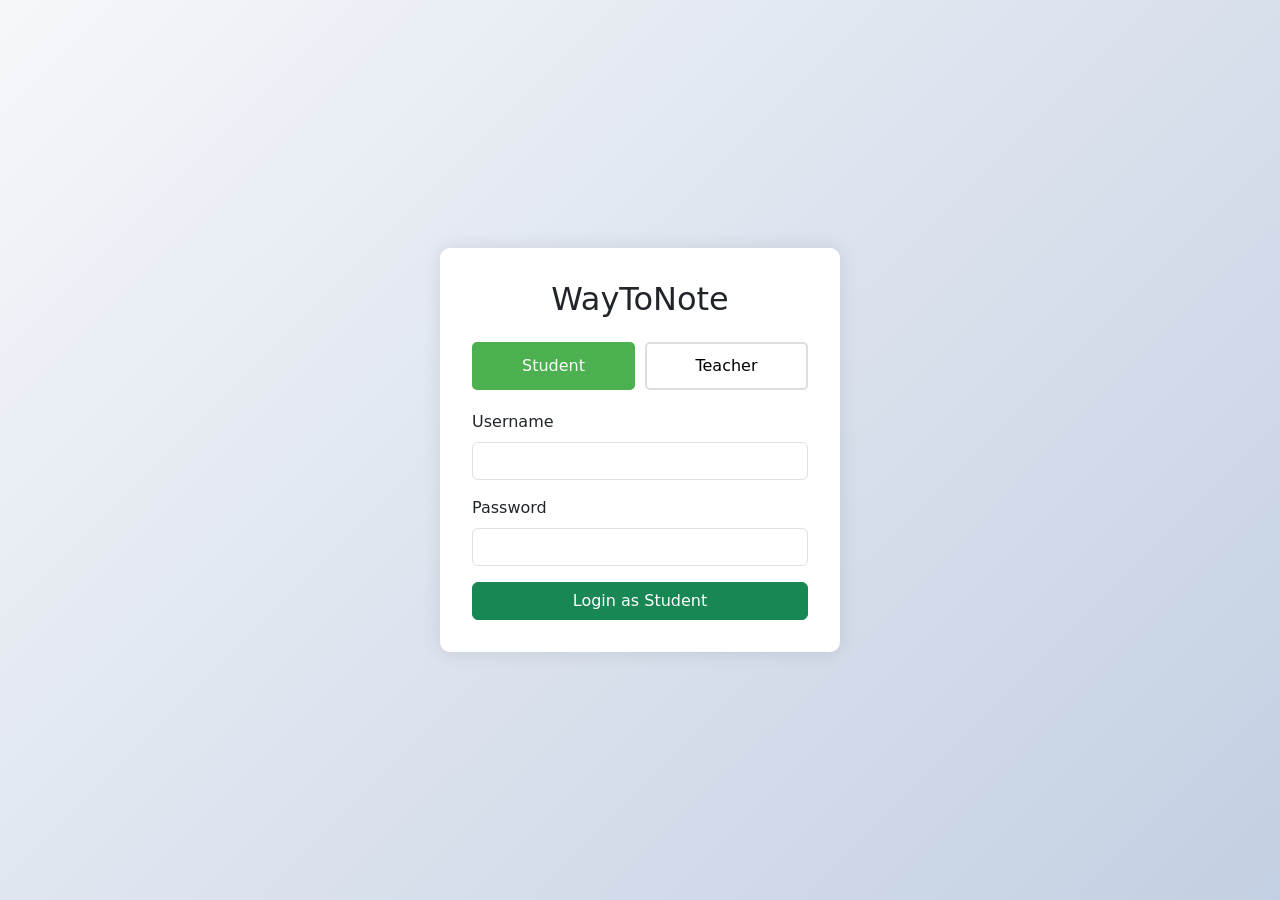
<file: login.html>
<!DOCTYPE html>
<html lang="en">
<head>
    <meta charset="UTF-8">
    <meta name="viewport" content="width=device-width, initial-scale=1.0">
    <title>WayToNote - Login</title>
    <link href="https://cdn.jsdelivr.net/npm/bootstrap@5.1.3/dist/css/bootstrap.min.css" rel="stylesheet">
    <style>
        body {
            background: linear-gradient(135deg, #f5f7fa 0%, #c3cfe2 100%);
            height: 100vh;
            display: flex;
            align-items: center;
            justify-content: center;
        }
        .login-container {
            background: white;
            padding: 2rem;
            border-radius: 10px;
            box-shadow: 0 0 20px rgba(0,0,0,0.1);
            width: 100%;
            max-width: 400px;
        }
        .role-selector {
            display: flex;
            gap: 10px;
            margin-bottom: 20px;
        }
        .role-btn {
            flex: 1;
            padding: 10px;
            border: 2px solid #ddd;
            border-radius: 5px;
            background: white;
            cursor: pointer;
            transition: all 0.3s ease;
        }
        .role-btn.active {
            background: #4CAF50;
            color: white;
            border-color: #4CAF50;
        }
        .role-btn.teacher.active {
            background: #2196F3;
            border-color: #2196F3;
        }
    </style>
</head>
<body>
    <div class="login-container">
        <h2 class="text-center mb-4">WayToNote</h2>
        
        <form id="loginForm">
            <div class="role-selector">
                <button type="button" class="role-btn student active" onclick="selectRole('student')">Student</button>
                <button type="button" class="role-btn teacher" onclick="selectRole('teacher')">Teacher</button>
            </div>

            <div class="mb-3">
                <label for="username" class="form-label">Username</label>
                <input type="text" class="form-control" id="username" required>
            </div>
            <div class="mb-3">
                <label for="password" class="form-label">Password</label>
                <input type="password" class="form-control" id="password" required>
            </div>
            <button type="submit" class="btn btn-success w-100" id="loginBtn">Login as Student</button>
        </form>
    </div>

    <script>
        let currentRole = 'student';

        function selectRole(role) {
            currentRole = role;
            document.querySelectorAll('.role-btn').forEach(btn => {
                btn.classList.remove('active');
            });
            document.querySelector(`.role-btn.${role}`).classList.add('active');
            document.getElementById('loginBtn').textContent = `Login as ${role.charAt(0).toUpperCase() + role.slice(1)}`;
        }

        document.getElementById('loginForm').addEventListener('submit', function(e) {
            e.preventDefault();
            const username = document.getElementById('username').value;
            const password = document.getElementById('password').value;
            
            if (currentRole === 'student') {
                if (username === 'test1' && password === '1234') {
                    localStorage.setItem('userType', 'student');
                    window.location.href = 'index.html';
                } else {
                    alert('Invalid student credentials');
                }
            } else {
                if (username === 'test2' && password === '12345') {
                    localStorage.setItem('userType', 'teacher');
                    window.location.href = 'index.html';
                } else {
                    alert('Invalid teacher credentials');
                }
            }
        });
    </script>
</body>
</html>
</file>
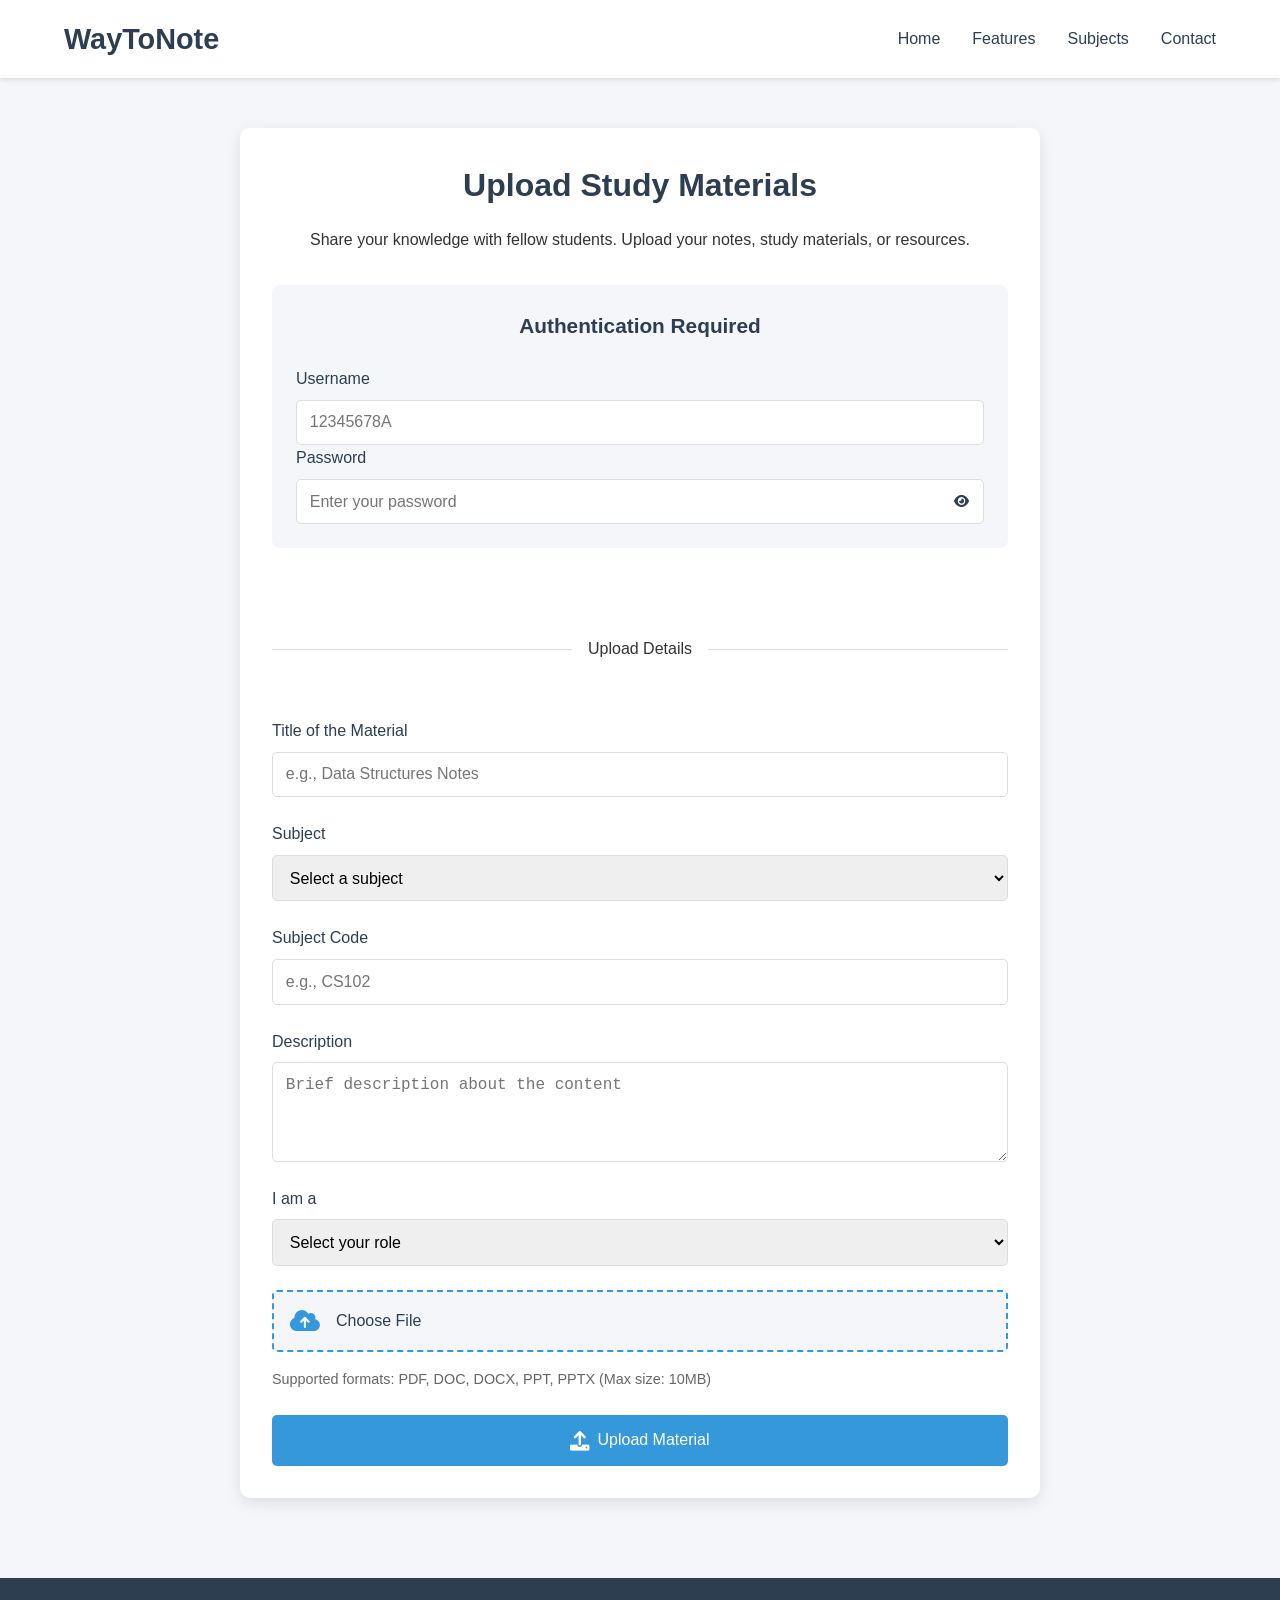
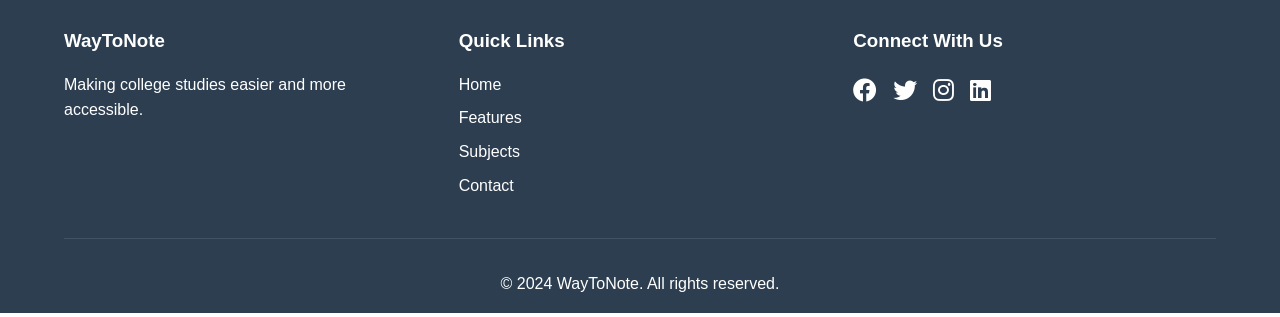
<file: upload.html>
<!DOCTYPE html>
<html lang="en">
<head>
    <meta charset="UTF-8">
    <meta name="viewport" content="width=device-width, initial-scale=1.0">
    <title>Upload Notes - WayToNote</title>
    <link rel="stylesheet" href="styles.css">
    <link rel="stylesheet" href="upload-styles.css">
    <link rel="stylesheet" href="https://cdnjs.cloudflare.com/ajax/libs/font-awesome/6.0.0/css/all.min.css">
</head>
<body>
    <!-- Navigation Bar -->
    <nav class="navbar">
        <div class="nav-brand">
            <h1>WayToNote</h1>
        </div>
        <ul class="nav-links">
            <li><a href="index.html">Home</a></li>
            <li><a href="index.html#features">Features</a></li>
            <li><a href="index.html#subjects">Subjects</a></li>
            <li><a href="index.html#contact">Contact</a></li>
        </ul>
    </nav>

    <!-- Upload Section -->
    <section class="upload-section">
        <div class="upload-container">
            <h2>Upload Study Materials</h2>
            <p class="upload-description">Share your knowledge with fellow students. Upload your notes, study materials, or resources.</p>
            
            <form class="upload-form">
                <!-- Authentication Fields -->
                <div class="auth-section">
                    <h3>Authentication Required</h3>
                    <div class="form-group">
                        <label for="email">Username</label>
                        <input type="text" id="email" required placeholder="12345678A">
                    </div>
                    <div class="form-group">
                        <label for="password">Password</label>
                        <div class="password-input">
                            <input type="password" id="password" required placeholder="Enter your password">
                            <button type="button" class="toggle-password">
                                <i class="fas fa-eye"></i>
                            </button>
                        </div>
                    </div>
                </div>

                <div class="divider">
                    <span>Upload Details</span>
                </div>

                <!-- Existing Form Fields -->
                <div class="form-group">
                    <label for="title">Title of the Material</label>
                    <input type="text" id="title" required placeholder="e.g., Data Structures Notes">
                </div>

                <div class="form-group">
                    <label for="subject">Subject</label>
                    <select id="subject" required>
                        <option value="">Select a subject</option>
                        <option value="mathematics">Mathematics</option>
                        <option value="computer-science">Computer Science</option>
                        <option value="physics">Physics</option>
                        <option value="chemistry">Chemistry</option>
                        <option value="other">Other</option>
                    </select>
                </div>

                <div class="form-group">
                    <label for="subject-code">Subject Code</label>
                    <input type="text" id="subject-code" placeholder="e.g., CS102">
                </div>

                <div class="form-group">
                    <label for="description">Description</label>
                    <textarea id="description" rows="4" placeholder="Brief description about the content"></textarea>
                </div>

                <div class="form-group">
                    <label for="author-type">I am a</label>
                    <select id="author-type" required>
                        <option value="">Select your role</option>
                        <option value="student">Student</option>
                        <option value="teacher">Teacher</option>
                    </select>
                </div>

                <div class="form-group file-upload">
                    <label for="file">
                        <i class="fas fa-cloud-upload-alt"></i>
                        <span>Choose File</span>
                    </label>
                    <input type="file" id="file" required>
                    <p class="file-info">Supported formats: PDF, DOC, DOCX, PPT, PPTX (Max size: 10MB)</p>
                </div>

                <button type="submit" class="upload-button">
                    <i class="fas fa-upload"></i>
                    Upload Material
                </button>
            
            </form>
        </div>
    </section>

    <!-- Footer -->
    <footer class="footer">
        <div class="footer-content">
            <div class="footer-section">
                <h3>WayToNote</h3>
                <p>Making college studies easier and more accessible.</p>
            </div>
            <div class="footer-section">
                <h3>Quick Links</h3>
                <ul>
                    <li><a href="index.html">Home</a></li>
                    <li><a href="index.html#features">Features</a></li>
                    <li><a href="index.html#subjects">Subjects</a></li>
                    <li><a href="index.html#contact">Contact</a></li>
                </ul>
            </div>
            <div class="footer-section">
                <h3>Connect With Us</h3>
                <div class="social-links">
                    <a href="#"><i class="fab fa-facebook"></i></a>
                    <a href="#"><i class="fab fa-twitter"></i></a>
                    <a href="#"><i class="fab fa-instagram"></i></a>
                    <a href="#"><i class="fab fa-linkedin"></i></a>
                </div>
            </div>
        </div>
        <div class="footer-bottom">
            <p>&copy; 2024 WayToNote. All rights reserved.</p>
        </div>
    </footer>

    <script>
        // Password visibility toggle
        document.querySelector('.toggle-password').addEventListener('click', function() {
            const passwordInput = document.querySelector('#password');
            const icon = this.querySelector('i');
            
            if (passwordInput.type === 'password') {
                passwordInput.type = 'text';
                icon.classList.remove('fa-eye');
                icon.classList.add('fa-eye-slash');
            } else {
                passwordInput.type = 'password';
                icon.classList.remove('fa-eye-slash');
                icon.classList.add('fa-eye');
            }
        });

        // Form submission handling
        document.querySelector('.upload-form').addEventListener('submit', async function(e) {
            e.preventDefault();

            // Get form data
            const username = document.getElementById('email').value;
            const password = document.getElementById('password').value;

            try {
                // First, authenticate
                const authResponse = await fetch('/api/auth', {
                    method: 'POST',
                    headers: {
                        'Content-Type': 'application/json'
                    },
                    body: JSON.stringify({ username, password })
                });

                const authData = await authResponse.json();

                if (!authData.success) {
                    alert('Authentication failed. Please check your credentials.');
                    return;
                }

                // If authenticated, proceed with file upload
                const formData = new FormData();
                formData.append('username', username);
                formData.append('password', password);
                formData.append('title', document.getElementById('title').value);
                formData.append('subject', document.getElementById('subject').value);
                formData.append('subject_code', document.getElementById('subject-code').value);
                formData.append('description', document.getElementById('description').value);
                formData.append('author_type', document.getElementById('author-type').value);
                formData.append('file', document.getElementById('file').files[0]);

                const uploadResponse = await fetch('http://127.0.0.1:5000/api/upload', {                    method: 'POST',
                    body: formData
                });

                const uploadData = await uploadResponse.json();

                if (uploadData.success) {
                    alert('File uploaded successfully!');
                    // Reset form
                    this.reset();
                } else {
                    alert('Upload failed: ' + uploadData.message);
                }

            } catch (error) {
                console.error('Error:', error);
                alert('An error occurred during upload. Please try again.');
            }
        });
    </script>
</body>
</html>
</file>
<file: styles.css>
/* Global Styles */
:root {
    --primary-color: #2c3e50;
    --secondary-color: #3498db;
    --accent-color: #e74c3c;
    --text-color: #333;
    --light-bg: #f5f6fa;
    --white: #ffffff;
}

* {
    margin: 0;
    padding: 0;
    box-sizing: border-box;
}

body {
    font-family: 'Segoe UI', Tahoma, Geneva, Verdana, sans-serif;
    line-height: 1.6;
    color: var(--text-color);
}

/* Navigation Bar */
.navbar {
    background-color: var(--white);
    padding: 1rem 5%;
    display: flex;
    justify-content: space-between;
    align-items: center;
    box-shadow: 0 2px 5px rgba(0,0,0,0.1);
    position: fixed;
    width: 100%;
    top: 0;
    z-index: 1000;
}

.nav-brand h1 {
    color: var(--primary-color);
    font-size: 1.8rem;
}

.nav-links {
    display: flex;
    list-style: none;
    gap: 2rem;
}

.nav-links a {
    text-decoration: none;
    color: var(--primary-color);
    font-weight: 500;
    transition: color 0.3s ease;
}

.nav-links a:hover {
    color: var(--secondary-color);
}

/* Hero Section */
.hero {
    background: linear-gradient(135deg, var(--primary-color), var(--secondary-color));
    min-height: 100vh;
    display: flex;
    align-items: center;
    justify-content: center;
    text-align: center;
    padding: 0 1rem;
}

.hero-content {
    color: var(--white);
    max-width: 800px;
}

.hero-content h1 {
    font-size: 3.5rem;
    margin-bottom: 1rem;
}

.hero-content p {
    font-size: 1.2rem;
    margin-bottom: 2rem;
}

.cta-button {
    display: inline-block;
    padding: 1rem 2rem;
    background-color: var(--accent-color);
    color: var(--white);
    text-decoration: none;
    border-radius: 5px;
    transition: transform 0.3s ease;
}

.cta-button:hover {
    transform: translateY(-3px);
}

/* Features Section */
.features {
    padding: 5rem 5%;
    background-color: var(--light-bg);
}

.features h2 {
    text-align: center;
    color: var(--primary-color);
    margin-bottom: 3rem;
    font-size: 2.5rem;
}

.features-grid {
    display: grid;
    grid-template-columns: repeat(auto-fit, minmax(250px, 1fr));
    gap: 2rem;
    max-width: 1200px;
    margin: 0 auto;
}

.feature-card {
    background: var(--white);
    padding: 2rem;
    border-radius: 10px;
    text-align: center;
    box-shadow: 0 5px 15px rgba(0,0,0,0.1);
    transition: transform 0.3s ease;
}

.feature-card:hover {
    transform: translateY(-10px);
}

.feature-card i {
    font-size: 2.5rem;
    color: var(--secondary-color);
    margin-bottom: 1rem;
}

/* Subjects Section */
.subjects {
    padding: 5rem 5%;
}

.subjects h2 {
    text-align: center;
    color: var(--primary-color);
    margin-bottom: 3rem;
    font-size: 2.5rem;
}

.subjects-grid {
    display: grid;
    grid-template-columns: repeat(auto-fit, minmax(250px, 1fr));
    gap: 2rem;
    max-width: 1200px;
    margin: 0 auto;
}

.subject-card {
    background: var(--white);
    padding: 2rem;
    border-radius: 10px;
    text-align: center;
    box-shadow: 0 5px 15px rgba(0,0,0,0.1);
    transition: transform 0.3s ease;
}

.subject-card:hover {
    transform: translateY(-10px);
}

.subject-card i {
    font-size: 2.5rem;
    color: var(--secondary-color);
    margin-bottom: 1rem;
}

.subject-link {
    display: inline-block;
    margin-top: 1rem;
    padding: 0.5rem 1rem;
    background-color: var(--secondary-color);
    color: var(--white);
    text-decoration: none;
    border-radius: 5px;
    transition: background-color 0.3s ease;
}

.subject-link:hover {
    background-color: var(--primary-color);
}

/* Contact Section */
.contact {
    padding: 5rem 5%;
    background-color: var(--light-bg);
}

.contact h2 {
    text-align: center;
    color: var(--primary-color);
    margin-bottom: 3rem;
    font-size: 2.5rem;
}

.contact-form {
    max-width: 600px;
    margin: 0 auto;
}

.contact-form form {
    display: flex;
    flex-direction: column;
    gap: 1rem;
}

.contact-form input,
.contact-form textarea {
    padding: 1rem;
    border: 1px solid #ddd;
    border-radius: 5px;
    font-size: 1rem;
}

.contact-form textarea {
    height: 150px;
    resize: vertical;
}

.submit-button {
    padding: 1rem;
    background-color: var(--secondary-color);
    color: var(--white);
    border: none;
    border-radius: 5px;
    cursor: pointer;
    font-size: 1rem;
    transition: background-color 0.3s ease;
}

.submit-button:hover {
    background-color: var(--primary-color);
}

/* Footer */
.footer {
    background-color: var(--primary-color);
    color: var(--white);
    padding: 3rem 5% 1rem;
}

.footer-content {
    display: grid;
    grid-template-columns: repeat(auto-fit, minmax(250px, 1fr));
    gap: 2rem;
    max-width: 1200px;
    margin: 0 auto;
}

.footer-section h3 {
    margin-bottom: 1rem;
}

.footer-section ul {
    list-style: none;
}

.footer-section ul li {
    margin-bottom: 0.5rem;
}

.footer-section a {
    color: var(--white);
    text-decoration: none;
    transition: color 0.3s ease;
}

.footer-section a:hover {
    color: var(--secondary-color);
}

.social-links {
    display: flex;
    gap: 1rem;
    margin-top: 1rem;
}

.social-links a {
    font-size: 1.5rem;
}

.footer-bottom {
    text-align: center;
    margin-top: 2rem;
    padding-top: 2rem;
    border-top: 1px solid rgba(255,255,255,0.1);
}

/* Responsive Design */
@media (max-width: 768px) {
    .navbar {
        flex-direction: column;
        padding: 1rem;
    }

    .nav-links {
        margin-top: 1rem;
        gap: 1rem;
    }

    .hero-content h1 {
        font-size: 2.5rem;
    }

    .features h2,
    .subjects h2,
    .contact h2 {
        font-size: 2rem;
    }
}

/* Search Container */
.search-container {
    max-width: 600px;
    margin: 0 auto 3rem auto;
    padding: 0 1rem;
}

.search-box {
    display: flex;
    gap: 0.5rem;
    background: var(--white);
    padding: 0.5rem;
    border-radius: 50px;
    box-shadow: 0 2px 10px rgba(0,0,0,0.1);
}

.search-box input {
    flex: 1;
    padding: 0.8rem 1.5rem;
    border: none;
    outline: none;
    font-size: 1rem;
    border-radius: 25px;
}

.search-button {
    background: var(--secondary-color);
    color: var(--white);
    border: none;
    padding: 0.8rem 1.5rem;
    border-radius: 25px;
    cursor: pointer;
    transition: background-color 0.3s ease;
}

.search-button:hover {
    background: var(--primary-color);
}

/* Subject Code */
.subject-code {
    color: var(--secondary-color);
    font-size: 0.9rem;
    margin-bottom: 0.5rem;
    font-weight: 500;
}
</file>
<file: upload-styles.css>
/* Upload Section Styles */
.upload-section {
    padding: 8rem 5% 5rem;
    background-color: var(--light-bg);
    min-height: 100vh;
}

.upload-container {
    max-width: 800px;
    margin: 0 auto;
    background: var(--white);
    padding: 2rem;
    border-radius: 10px;
    box-shadow: 0 5px 15px rgba(0,0,0,0.1);
}

.upload-container h2 {
    color: var(--primary-color);
    text-align: center;
    margin-bottom: 1rem;
    font-size: 2rem;
}

.upload-description {
    text-align: center;
    color: var(--text-color);
    margin-bottom: 2rem;
}

/* Form Styles */
.upload-form {
    display: flex;
    flex-direction: column;
    gap: 1.5rem;
}

.form-group {
    display: flex;
    flex-direction: column;
    gap: 0.5rem;
}

.form-group label {
    color: var(--primary-color);
    font-weight: 500;
}

.form-group input,
.form-group select,
.form-group textarea {
    padding: 0.8rem;
    border: 1px solid #ddd;
    border-radius: 5px;
    font-size: 1rem;
    transition: border-color 0.3s ease;
}

.form-group input:focus,
.form-group select:focus,
.form-group textarea:focus {
    border-color: var(--secondary-color);
    outline: none;
}

/* File Upload Styles */
.file-upload {
    position: relative;
}

.file-upload label {
    display: flex;
    align-items: center;
    gap: 1rem;
    padding: 1rem;
    background-color: var(--light-bg);
    border: 2px dashed var(--secondary-color);
    border-radius: 5px;
    cursor: pointer;
    transition: all 0.3s ease;
}

.file-upload label:hover {
    background-color: rgba(52, 152, 219, 0.1);
}

.file-upload label i {
    font-size: 1.5rem;
    color: var(--secondary-color);
}

.file-upload input[type="file"] {
    position: absolute;
    width: 0;
    height: 0;
    opacity: 0;
}

.file-info {
    margin-top: 0.5rem;
    font-size: 0.9rem;
    color: #666;
}

/* Upload Button */
.upload-button {
    display: flex;
    align-items: center;
    justify-content: center;
    gap: 0.5rem;
    padding: 1rem;
    background-color: var(--secondary-color);
    color: var(--white);
    border: none;
    border-radius: 5px;
    font-size: 1rem;
    cursor: pointer;
    transition: background-color 0.3s ease;
}

.upload-button:hover {
    background-color: var(--primary-color);
}

.upload-button i {
    font-size: 1.2rem;
}

/* Responsive Design */
@media (max-width: 768px) {
    .upload-container {
        padding: 1.5rem;
    }

    .upload-container h2 {
        font-size: 1.8rem;
    }
}

/* Authentication Styles */
.auth-section {
    background-color: var(--light-bg);
    padding: 1.5rem;
    border-radius: 8px;
    margin-bottom: 2rem;
}

.auth-section h3 {
    color: var(--primary-color);
    margin-bottom: 1.5rem;
    font-size: 1.3rem;
    text-align: center;
}

.password-input {
    position: relative;
    display: flex;
    align-items: center;
}

.password-input input {
    width: 100%;
    padding-right: 40px;
}

.toggle-password {
    position: absolute;
    right: 10px;
    background: none;
    border: none;
    color: var(--primary-color);
    cursor: pointer;
    padding: 5px;
}

.toggle-password:hover {
    color: var(--secondary-color);
}

/* Divider Styles */
.divider {
    text-align: center;
    margin: 2rem 0;
    position: relative;
}

.divider::before {
    content: '';
    position: absolute;
    left: 0;
    top: 50%;
    width: 100%;
    height: 1px;
    background-color: #ddd;
}

.divider span {
    background-color: var(--white);
    padding: 0 1rem;
    color: var(--text-color);
    position: relative;
    font-weight: 500;
}

/* Auth Note Styles */
.auth-note {
    text-align: center;
    margin-top: 1.5rem;
    color: var(--text-color);
    font-size: 0.9rem;
}

.register-link {
    color: var(--secondary-color);
    text-decoration: none;
    font-weight: 500;
    transition: color 0.3s ease;
}

.register-link:hover {
    color: var(--primary-color);
}
</file>
